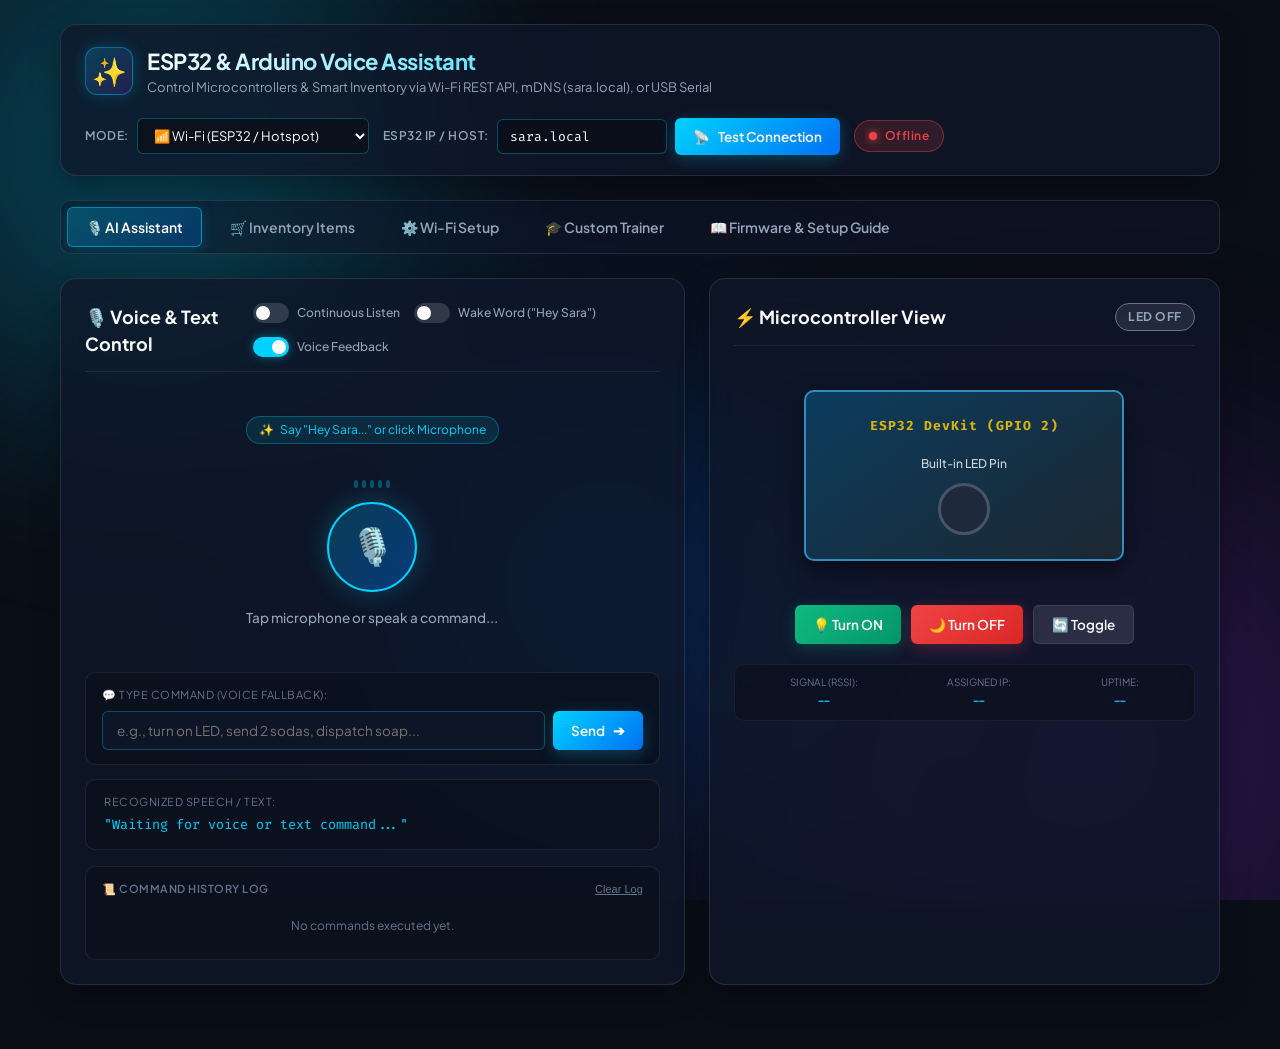
<file: index.html>
<!DOCTYPE html>
<html lang="en">
<head>
  <meta charset="UTF-8">
  <meta name="viewport" content="width=device-width, initial-scale=1.0">
  <title>ESP32 & Arduino AI Voice Assistant</title>
  <link rel="stylesheet" href="styles.css">
  <link rel="preconnect" href="https://fonts.googleapis.com">
  <link rel="preconnect" href="https://fonts.gstatic.com" crossorigin>
  <link href="https://fonts.googleapis.com/css2?family=Fira+Code:wght@400;500;600;700&family=Plus+Jakarta+Sans:wght@300;400;500;600;700;800&display=swap" rel="stylesheet">
</head>
<body>
  <!-- Animated Ambient Background -->
  <div class="app-background">
    <div class="bg-glow blob-1"></div>
    <div class="bg-glow blob-2"></div>
    <div class="bg-glow blob-3"></div>
  </div>

  <div class="app-container">
    <!-- Header Bar -->
    <header class="app-header">
      <div class="brand">
        <div class="logo-icon">✨</div>
        <div>
          <h1>ESP32 & Arduino Voice Assistant</h1>
          <p class="subtitle">Control Microcontrollers & Smart Inventory via Wi-Fi REST API, mDNS (sara.local), or USB Serial</p>
        </div>
      </div>

      <!-- Connection Mode & Status Bar -->
      <div class="connection-bar">
        <div class="control-mode-selector">
          <label for="connectionMode">Mode:</label>
          <select id="connectionMode" class="custom-select">
            <option value="wifi" selected>📶 Wi-Fi (ESP32 / Hotspot)</option>
            <option value="serial">🔌 USB Serial (Arduino / ESP32)</option>
          </select>
        </div>

        <!-- Wi-Fi Controls -->
        <div id="wifiControls" class="ip-selector">
          <label for="espIp">ESP32 IP / Host:</label>
          <input type="text" id="espIp" value="sara.local" placeholder="e.g. sara.local or 192.168.4.1">
          <button id="connectBtn" class="btn btn-primary">
            <span class="btn-icon">📡</span>
            <span class="btn-text">Test Connection</span>
          </button>
        </div>

        <!-- USB Serial Controls -->
        <div id="serialControls" class="serial-btn-container" style="display: none;">
          <select id="baudRateSelect" class="custom-select" style="width: 110px;">
            <option value="115200" selected>115200 Baud</option>
            <option value="9600">9600 Baud</option>
          </select>
          <button id="serialConnectBtn" class="btn btn-primary">
            <span class="btn-icon">🔌</span>
            <span class="btn-text">Connect USB</span>
          </button>
        </div>

        <!-- Connection Status Badge -->
        <div id="connectionStatusBadge" class="status-badge disconnected">
          <span class="status-dot"></span>
          <span id="statusBadgeText" class="status-text">Offline</span>
        </div>
      </div>
    </header>

    <!-- Navigation Tabs -->
    <nav class="nav-tabs">
      <button class="tab-btn active" data-tab="assistant">🎙️ AI Assistant</button>
      <button class="tab-btn" data-tab="inventory">🛒 Inventory Items</button>
      <button class="tab-btn" data-tab="wifi-setup">⚙️ Wi-Fi Setup</button>
      <button class="tab-btn" data-tab="trainer">🎓 Custom Trainer</button>
      <button class="tab-btn" data-tab="guide">📖 Firmware & Setup Guide</button>
    </nav>

    <!-- Main Content -->
    <main class="main-content">

      <!-- TAB 1: AI Assistant -->
      <section id="tab-assistant" class="tab-content active">
        <div class="dashboard-grid">
          <!-- Voice Control Card -->
          <div class="card glass-card voice-card">
            <div class="card-header">
              <h2>🎙️ Voice & Text Control</h2>
              <div class="header-toggles">
                <label class="toggle-switch" title="Keep microphone active continuously">
                  <input type="checkbox" id="continuousListenToggle">
                  <span class="slider"></span>
                  <span class="toggle-label">Continuous Listen</span>
                </label>
                <label class="toggle-switch">
                  <input type="checkbox" id="wakeWordToggle">
                  <span class="slider"></span>
                  <span class="toggle-label">Wake Word ("Hey Sara")</span>
                </label>
                <label class="toggle-switch">
                  <input type="checkbox" id="ttsToggle" checked>
                  <span class="slider"></span>
                  <span class="toggle-label">Voice Feedback</span>
                </label>
              </div>
            </div>

            <div class="voice-center">
              <div id="wakeBadge" class="wake-badge">
                <span class="wake-icon">✨</span>
                <span class="wake-text">Say "Hey Sara..." or click Microphone</span>
              </div>

              <!-- Animated Soundwave Visualizer -->
              <div id="soundwave" class="soundwave-container">
                <div class="bar"></div>
                <div class="bar"></div>
                <div class="bar"></div>
                <div class="bar"></div>
                <div class="bar"></div>
              </div>

              <button id="micBtn" class="mic-button" title="Click to start/stop voice listening">
                <div class="mic-icon">🎙️</div>
              </button>
              <div id="voiceStatus" class="voice-status">Tap microphone or speak a command...</div>
            </div>

            <!-- Text Command Fallback Input -->
            <div class="text-command-box">
              <label for="commandTextInput" class="text-command-label">💬 Type Command (Voice Fallback):</label>
              <div class="input-group">
                <input type="text" id="commandTextInput" placeholder="e.g., turn on LED, send 2 sodas, dispatch soap..." autocomplete="off">
                <button id="sendTextCommandBtn" class="btn btn-primary">
                  <span>Send</span> ➔
                </button>
              </div>
            </div>

            <div class="transcript-box">
              <span class="transcript-label">Recognized Speech / Text:</span>
              <p id="speechTranscript" class="transcript-text">"Waiting for voice or text command..."</p>
            </div>

            <!-- Voice Command History Log -->
            <div class="history-box">
              <div class="history-header">
                <span class="history-label">📜 Command History Log</span>
                <button id="clearHistoryBtn" class="btn-text-link">Clear Log</button>
              </div>
              <div id="voiceHistoryList" class="history-list">
                <div class="history-empty">No commands executed yet.</div>
              </div>
            </div>
          </div>

          <!-- Microcontroller Hardware View -->
          <div class="card glass-card hardware-card">
            <div class="card-header">
              <h2>⚡ Microcontroller View</h2>
              <div id="ledStateTag" class="led-tag off">LED OFF</div>
            </div>
            <div class="hardware-visual">
              <div class="arduino-board">
                <div class="board-label" id="boardLabel">ESP32 DevKit (GPIO 2)</div>
                <div class="led-container">
                  <div class="pin-label">Built-in LED Pin</div>
                  <div id="visualLed" class="virtual-led off">
                    <div class="led-glow"></div>
                  </div>
                </div>
              </div>
            </div>

            <!-- Manual Control Buttons -->
            <div class="manual-controls">
              <div class="btn-group">
                <button id="btnLedOn" class="btn btn-success">💡 Turn ON</button>
                <button id="btnLedOff" class="btn btn-danger">🌙 Turn OFF</button>
                <button id="btnLedToggle" class="btn btn-secondary">🔄 Toggle</button>
              </div>
            </div>

            <!-- Hardware Telemetry info -->
            <div class="telemetry-box" id="telemetryBox">
              <div class="telemetry-item">
                <span class="telemetry-label">Signal (RSSI):</span>
                <span id="telemetryRssi" class="telemetry-val">--</span>
              </div>
              <div class="telemetry-item">
                <span class="telemetry-label">Assigned IP:</span>
                <span id="telemetryIp" class="telemetry-val">--</span>
              </div>
              <div class="telemetry-item">
                <span class="telemetry-label">Uptime:</span>
                <span id="telemetryUptime" class="telemetry-val">--</span>
              </div>
            </div>
          </div>
        </div>
      </section>

      <!-- TAB 2: Smart Inventory Items (4 Sections) -->
      <section id="tab-inventory" class="tab-content">
        <!-- Add Item Form Card -->
        <div class="card glass-card" style="margin-bottom: 24px;">
          <div class="card-header">
            <h2>➕ Add Custom Item & Print to Serial Monitor</h2>
          </div>
          <p class="subtitle" style="margin-bottom: 20px;">
            Select a category (Drinks, Soap, Vegies, Staple Meal), enter item name and quantity, then click Add & Print. The item details will be transmitted and printed directly on the Serial Monitor!
          </p>

          <form id="addItemForm" class="inventory-form">
            <div class="form-row">
              <div class="form-group flex-1">
                <label for="itemCategory">Category:</label>
                <select id="itemCategory" class="custom-select" required>
                  <option value="Drinks">🥤 Drinks</option>
                  <option value="Soap">🧼 Soap</option>
                  <option value="Vegies">🥦 Vegies</option>
                  <option value="Staple Meal">🍚 Staple Meal</option>
                </select>
              </div>

              <div class="form-group flex-2">
                <label for="itemName">Item Name:</label>
                <input type="text" id="itemName" placeholder="e.g. Orange Juice, Hand Wash, Tomato, Basmati Rice" required>
              </div>

              <div class="form-group flex-1">
                <label for="itemQuantity">Quantity:</label>
                <input type="text" id="itemQuantity" placeholder="e.g. 2 Bottles, 5 kg, 3 Bars" required>
              </div>
            </div>

            <button type="submit" id="addItemBtn" class="btn btn-primary" style="width: 100%; margin-top: 10px;">
              🚀 Add Item & Print to Serial Monitor
            </button>
          </form>
          <div id="inventoryToast"></div>
        </div>

        <!-- 4 Categorized Inventory Grid -->
        <div class="inventory-grid">
          
          <!-- Category 1: Drinks -->
          <div class="card glass-card category-card drinks-theme">
            <div class="category-header">
              <div class="category-title">
                <span class="category-icon">🥤</span>
                <h3>Drinks</h3>
              </div>
              <span id="drinksCountBadge" class="count-badge">0 Items</span>
            </div>
            <div id="drinksList" class="item-list">
              <!-- Dynamically populated -->
            </div>
          </div>

          <!-- Category 2: Soap -->
          <div class="card glass-card category-card soap-theme">
            <div class="category-header">
              <div class="category-title">
                <span class="category-icon">🧼</span>
                <h3>Soap</h3>
              </div>
              <span id="soapCountBadge" class="count-badge">0 Items</span>
            </div>
            <div id="soapList" class="item-list">
              <!-- Dynamically populated -->
            </div>
          </div>

          <!-- Category 3: Vegies -->
          <div class="card glass-card category-card vegies-theme">
            <div class="category-header">
              <div class="category-title">
                <span class="category-icon">🥦</span>
                <h3>Vegies</h3>
              </div>
              <span id="vegiesCountBadge" class="count-badge">0 Items</span>
            </div>
            <div id="vegiesList" class="item-list">
              <!-- Dynamically populated -->
            </div>
          </div>

          <!-- Category 4: Staple Meal -->
          <div class="card glass-card category-card staple-theme">
            <div class="category-header">
              <div class="category-title">
                <span class="category-icon">🍚</span>
                <h3>Staple Meal</h3>
              </div>
              <span id="stapleCountBadge" class="count-badge">0 Items</span>
            </div>
            <div id="stapleList" class="item-list">
              <!-- Dynamically populated -->
            </div>
          </div>

        </div>
      </section>

      <!-- TAB 3: Wi-Fi Setup -->
      <section id="tab-wifi-setup" class="tab-content">
        <div class="card glass-card">
          <div class="card-header">
            <h2>⚙️ Configure ESP32 Wi-Fi Credentials</h2>
            <button id="rebootEsp32Btn" class="btn btn-secondary btn-sm" title="Reboot ESP32 hardware cleanly">
              🔄 Reboot Device
            </button>
          </div>
          <p class="subtitle" style="margin-bottom: 20px;">
            Send your Home Wi-Fi or Mobile Hotspot credentials directly to your ESP32 board over Wi-Fi or USB Serial.
            The board will save credentials to non-volatile flash storage and reboot cleanly.
          </p>

          <form id="wifiSetupForm">
            <div class="form-group">
              <label for="wifiSsid">Wi-Fi / Hotspot Network Name (SSID):</label>
              <input type="text" id="wifiSsid" placeholder="e.g. Home_WiFi or MyPhoneHotspot" required>
            </div>

            <div class="form-group">
              <label for="wifiPassword">Wi-Fi / Hotspot Password:</label>
              <input type="password" id="wifiPassword" placeholder="Password (leave empty if open network)">
            </div>

            <button type="submit" id="wifiSubmitBtn" class="btn btn-primary" style="width: 100%; margin-top: 10px;">
              📶 Save Credentials & Reboot ESP32
            </button>
          </form>

          <div id="wifiStatusMsg"></div>

          <div class="info-alert">
            <strong>Step-by-Step Wireless Setup & Auto-Reboot:</strong>
            <div class="guide-steps" style="margin-top: 12px;">
              <div class="step-card">
                <div class="step-num">1</div>
                <div class="step-content">
                  <strong>Power on ESP32</strong>
                  <p>Flash the updated ESP32 firmware from the Firmware Guide tab and power on your board.</p>
                </div>
              </div>
              <div class="step-card">
                <div class="step-num">2</div>
                <div class="step-content">
                  <strong>Connect to Access Point</strong>
                  <p>Connect your computer or phone to Wi-Fi: <code>ESP32_Sara_Setup</code> (Password: <code>12345678</code>).</p>
                </div>
              </div>
              <div class="step-card">
                <div class="step-num">3</div>
                <div class="step-content">
                  <strong>Send Credentials & Auto Reboot</strong>
                  <p>Set IP address to <code>192.168.4.1</code>, click <strong>Test Connection</strong>, enter your SSID/Password above, and submit. The board will reboot and register as <code>http://sara.local</code> on your Wi-Fi!</p>
                </div>
              </div>
            </div>
          </div>
        </div>
      </section>

      <!-- TAB 4: Custom Voice Trainer -->
      <section id="tab-trainer" class="tab-content">
        <div class="card glass-card">
          <div class="card-header">
            <h2>🎓 Custom Voice Command Trainer</h2>
          </div>
          <p class="subtitle" style="margin-bottom: 20px;">
            Add custom phrases and trigger actions (stored locally in your browser).
          </p>

          <form id="trainerForm">
            <div class="form-group">
              <label for="customPhrase">Spoken Phrase (Keyword or Trigger):</label>
              <input type="text" id="customPhrase" placeholder="e.g. ignite the lights, turn on matrix, night mode" required>
            </div>

            <div class="form-group">
              <label for="customAction">Trigger Action:</label>
              <select id="customAction">
                <option value="ON">💡 Turn LED ON</option>
                <option value="OFF">🌙 Turn LED OFF</option>
                <option value="TOGGLE">🔄 Toggle LED State</option>
              </select>
            </div>

            <button type="submit" id="addPhraseBtn" class="btn btn-primary">
              ➕ Add Command Rule
            </button>
          </form>

          <div id="trainerToast"></div>

          <div style="margin-top: 30px;">
            <h3 style="font-size: 16px; margin-bottom: 14px;">Active Voice Rules:</h3>
            <div id="phraseList">
              <!-- Dynamically populated via app.js -->
            </div>
          </div>
        </div>
      </section>

      <!-- TAB 5: Firmware & Setup Guide -->
      <section id="tab-guide" class="tab-content">
        <div class="setup-guide-container">
          <!-- ESP32 Instructions & Firmware Code -->
          <div class="card glass-card">
            <div class="card-header">
              <h2>📖 ESP32 DevKit Firmware (with Item Dispatch & Serial Monitor Printing)</h2>
            </div>
            
            <div class="guide-steps">
              <div class="step-card">
                <div class="step-num">1</div>
                <div class="step-content">
                  <strong>ESP32 Hardware Wiring</strong>
                  <p>Built-in LED is on <strong>GPIO 2</strong>. Connect an external LED with a 220Ω resistor between <strong>GPIO 2</strong> and <strong>GND</strong>.</p>
                </div>
              </div>

              <div class="step-card">
                <div class="step-num">2</div>
                <div class="step-content">
                  <strong>Flash Code via Arduino IDE</strong>
                  <p>In Arduino IDE, select <code>ESP32 Dev Module</code>, set Baud to <code>115200</code>, copy the code below, and click <strong>Upload</strong>. Open Serial Monitor (115200) to see connection logs and item dispatches.</p>
                </div>
              </div>
            </div>

            <div class="code-card">
              <div class="code-header">
                <span>📄 esp32_voice_assistant.ino</span>
                <button id="copyEsp32CodeBtn" class="btn btn-sm btn-primary">📋 Copy ESP32 Code</button>
              </div>
              <pre class="code-block"><code id="esp32CodeBlock">/*
  ========================================================================
  ESP32 AI Voice Assistant & Smart Inventory Firmware
  Features:
    - Serial Monitor Item Printer (Category, Item Name, Quantity)
    - /item REST Endpoint & ITEM: Category,Name,Qty Serial Command
    - Non-Volatile Preferences storage for Wi-Fi SSID & Password
    - Automatic ESP.restart() after credential updates
    - mDNS support: Access via http://sara.local
    - Dual SoftAP + Station WiFi Mode
  ========================================================================
*/
#include &lt;WiFi.h&gt;
#include &lt;WebServer.h&gt;
#include &lt;Preferences.h&gt;
#include &lt;ESPmDNS.h&gt;

#define LED_PIN 2

WebServer server(80);
Preferences preferences;

bool ledState = false;
String wifiSSID = "";
String wifiPASS = "";
unsigned long bootTime = 0;

void setLed(bool state) {
  ledState = state;
  digitalWrite(LED_PIN, ledState ? HIGH : LOW);
}

void sendCORSHeader() {
  server.sendHeader("Access-Control-Allow-Origin", "*");
  server.sendHeader("Access-Control-Allow-Methods", "GET, POST, OPTIONS");
  server.sendHeader("Access-Control-Allow-Headers", "*");
}

void printItemToSerial(String category, String name, String qty) {
  Serial.println("\n==================================================");
  Serial.println("📦 ITEM DISPATCHED TO SERIAL MONITOR");
  Serial.println("   Category : " + category);
  Serial.println("   Item Name: " + name);
  Serial.println("   Quantity : " + qty);
  Serial.println("==================================================\n");
}

void handleStatus() {
  sendCORSHeader();
  unsigned long uptimeSec = (millis() - bootTime) / 1000;
  int rssi = WiFi.status() == WL_CONNECTED ? WiFi.RSSI() : 0;
  String ipStr = WiFi.status() == WL_CONNECTED ? WiFi.localIP().toString() : WiFi.softAPIP().toString();

  String json = "{";
  json += "\"status\":\"online\",";
  json += "\"led\":" + String(ledState ? 1 : 0) + ",";
  json += "\"wifi_connected\":" + String(WiFi.status() == WL_CONNECTED ? "true" : "false") + ",";
  json += "\"ip\":\"" + ipStr + "\",";
  json += "\"rssi\":" + String(rssi) + ",";
  json += "\"uptime\":" + String(uptimeSec);
  json += "}";

  server.send(200, "application/json", json);
}

void handleLedOn() {
  setLed(true);
  handleStatus();
}

void handleLedOff() {
  setLed(false);
  handleStatus();
}

void handleLedToggle() {
  setLed(!ledState);
  handleStatus();
}

void handleItem() {
  sendCORSHeader();
  String category = server.hasArg("cat") ? server.arg("cat") : "General";
  String name = server.hasArg("name") ? server.arg("name") : "Unknown Item";
  String qty = server.hasArg("qty") ? server.arg("qty") : "1";

  printItemToSerial(category, name, qty);

  String json = "{\"status\":\"printed\",\"category\":\"" + category + "\",\"name\":\"" + name + "\",\"qty\":\"" + qty + "\"}";
  server.send(200, "application/json", json);
}

void handleReboot() {
  sendCORSHeader();
  server.send(200, "application/json", "{\"status\":\"rebooting\",\"message\":\"ESP32 is restarting...\"}");
  delay(1000);
  ESP.restart();
}

void handleWifiSave() {
  sendCORSHeader();
  if (server.hasArg("ssid")) {
    wifiSSID = server.arg("ssid");
    wifiPASS = server.hasArg("pass") ? server.arg("pass") : "";

    preferences.begin("wifi_config", false);
    preferences.putString("ssid", wifiSSID);
    preferences.putString("pass", wifiPASS);
    preferences.end();

    server.send(200, "application/json", "{\"status\":\"saved\",\"message\":\"Credentials saved! ESP32 is restarting...\"}");
    
    Serial.println("Wi-Fi Credentials Saved. Restarting ESP32...");
    delay(1500);
    ESP.restart();
  } else {
    server.send(400, "application/json", "{\"error\":\"Missing ssid parameter\"}");
  }
}

void setup() {
  Serial.begin(115200);
  pinMode(LED_PIN, OUTPUT);
  digitalWrite(LED_PIN, LOW);
  bootTime = millis();

  preferences.begin("wifi_config", true);
  wifiSSID = preferences.getString("ssid", "");
  wifiPASS = preferences.getString("pass", "");
  preferences.end();

  WiFi.mode(WIFI_AP_STA);
  WiFi.softAP("ESP32_Sara_Setup", "12345678");
  Serial.println("------------------------------------------");
  Serial.println("SoftAP Started: ESP32_Sara_Setup (Pass: 12345678)");
  Serial.println("AP IP address: " + WiFi.softAPIP().toString());

  if (wifiSSID.length() &gt; 0) {
    Serial.println("Connecting to Wi-Fi SSID: " + wifiSSID);
    WiFi.begin(wifiSSID.c_str(), wifiPASS.c_str());

    int attempts = 0;
    while (WiFi.status() != WL_CONNECTED &amp;&amp; attempts &lt; 20) {
      delay(500);
      Serial.print(".");
      attempts++;
    }

    if (WiFi.status() == WL_CONNECTED) {
      Serial.println("\n✅ Wi-Fi Connected!");
      Serial.println("Station IP: " + WiFi.localIP().toString());
    } else {
      Serial.println("\n⚠️ Wi-Fi connection timed out. SoftAP remains active.");
    }
  }

  if (MDNS.begin("sara")) {
    Serial.println("✨ mDNS responder started: http://sara.local");
  }

  server.on("/status", HTTP_GET, handleStatus);
  server.on("/led/on", HTTP_GET, handleLedOn);
  server.on("/led/off", HTTP_GET, handleLedOff);
  server.on("/led/toggle", HTTP_GET, handleLedToggle);
  server.on("/item", HTTP_GET, handleItem);
  server.on("/wifi/save", HTTP_GET, handleWifiSave);
  server.on("/reboot", HTTP_GET, handleReboot);

  server.onNotFound([]() {
    if (server.method() == HTTP_OPTIONS) {
      sendCORSHeader();
      server.send(204);
    } else {
      server.send(404, "text/plain", "Not found");
    }
  });

  server.begin();
  Serial.println("🚀 HTTP Web Server Started.");
  Serial.println("------------------------------------------");
}

void loop() {
  server.handleClient();

  if (Serial.available() &gt; 0) {
    String cmd = Serial.readStringUntil('\n');
    cmd.trim();

    if (cmd.equalsIgnoreCase("LED_ON") || cmd.equalsIgnoreCase("ON") || cmd == "1") {
      setLed(true);
      Serial.println("STATUS:ON");
    } else if (cmd.equalsIgnoreCase("LED_OFF") || cmd.equalsIgnoreCase("OFF") || cmd == "0") {
      setLed(false);
      Serial.println("STATUS:OFF");
    } else if (cmd.equalsIgnoreCase("LED_TOGGLE") || cmd.equalsIgnoreCase("TOGGLE")) {
      setLed(!ledState);
      Serial.println(ledState ? "STATUS:ON" : "STATUS:OFF");
    } else if (cmd.startsWith("ITEM:")) {
      // Format: ITEM:Category,Name,Quantity
      String data = cmd.substring(5);
      int c1 = data.indexOf(',');
      int c2 = data.indexOf(',', c1 + 1);
      if (c1 &gt; 0) {
        String cat = data.substring(0, c1);
        String name = (c2 &gt; 0) ? data.substring(c1 + 1, c2) : data.substring(c1 + 1);
        String qty = (c2 &gt; 0) ? data.substring(c2 + 1) : "1";
        printItemToSerial(cat, name, qty);
      }
    } else if (cmd.equalsIgnoreCase("REBOOT")) {
      Serial.println("Rebooting ESP32...");
      delay(500);
      ESP.restart();
    }
  }
}</code></pre>
            </div>
          </div>

          <!-- Arduino Uno Instructions & Firmware Code -->
          <div class="card glass-card">
            <div class="card-header">
              <h2>🔌 Arduino Uno / Nano USB Serial Firmware</h2>
            </div>
            
            <p style="color: var(--text-muted); font-size: 14px; margin-bottom: 15px;">
              Arduino sketch updated with <code>ITEM:Category,Name,Quantity</code> serial monitor print handler.
            </p>

            <div class="code-card">
              <div class="code-header">
                <span>📄 arduino_led_control.ino</span>
                <button id="copyArduinoCodeBtn" class="btn btn-sm btn-primary">📋 Copy Arduino Code</button>
              </div>
              <pre class="code-block"><code id="arduinoCodeBlock">/*
  Arduino Uno / Nano AI Voice Assistant & Item Dispatch Sketch
*/
const int LED_PIN = LED_BUILTIN;
bool ledState = false;

void printItemToSerial(String category, String name, String qty) {
  Serial.println(F("\n=================================================="));
  Serial.println(F("📦 ITEM DISPATCHED TO SERIAL MONITOR"));
  Serial.print(F("   Category : ")); Serial.println(category);
  Serial.print(F("   Item Name: ")); Serial.println(name);
  Serial.print(F("   Quantity : ")); Serial.println(qty);
  Serial.println(F("==================================================\n"));
}

void setup() {
  Serial.begin(115200);
  pinMode(LED_PIN, OUTPUT);
  digitalWrite(LED_PIN, LOW);
  Serial.println("ARDUINO VOICE & ITEM DISPATCH CONTROL READY");
  Serial.println("STATUS:OFF");
}

void loop() {
  if (Serial.available() &gt; 0) {
    String input = Serial.readStringUntil('\n');
    input.trim();

    if (input == "1" || input.equalsIgnoreCase("ON") || input.equalsIgnoreCase("LED_ON")) {
      setLedState(true);
    } else if (input == "0" || input.equalsIgnoreCase("OFF") || input.equalsIgnoreCase("LED_OFF")) {
      setLedState(false);
    } else if (input.equalsIgnoreCase("TOGGLE") || input.equalsIgnoreCase("LED_TOGGLE")) {
      setLedState(!ledState);
    } else if (input.startsWith("ITEM:")) {
      String data = input.substring(5);
      int c1 = data.indexOf(',');
      int c2 = data.indexOf(',', c1 + 1);
      if (c1 &gt; 0) {
        String cat = data.substring(0, c1);
        String name = (c2 &gt; 0) ? data.substring(c1 + 1, c2) : data.substring(c1 + 1);
        String qty = (c2 &gt; 0) ? data.substring(c2 + 1) : "1";
        printItemToSerial(cat, name, qty);
      }
    }
  }
}

void setLedState(bool state) {
  ledState = state;
  digitalWrite(LED_PIN, ledState ? HIGH : LOW);
  Serial.println(ledState ? "STATUS:ON" : "STATUS:OFF");
}</code></pre>
            </div>
          </div>
        </div>
      </section>

    </main>
  </div>

  <script src="app.js"></script>
</body>
</html>
</file>
<file: styles.css>
/* ==========================================================================
   ESP32 / Arduino AI Voice Assistant & Smart Inventory Theme
   ========================================================================== */

:root {
  --bg-dark: #0a0e17;
  --card-bg: rgba(15, 23, 42, 0.75);
  --card-border: rgba(255, 255, 255, 0.1);
  --glass-glow: rgba(0, 210, 255, 0.15);

  --primary: #00d2ff;
  --primary-hover: #00b4db;
  --primary-glow: rgba(0, 210, 255, 0.4);

  --drinks-color: #00d2ff;
  --soup-color: #a855f7;
  --vegies-color: #10b981;
  --staple-color: #f59e0b;

  --success: #10b981;
  --success-glow: rgba(16, 185, 129, 0.4);
  --danger: #ef4444;
  --danger-glow: rgba(239, 68, 68, 0.4);
  --warning: #f59e0b;

  --text-main: #f8fafc;
  --text-muted: #94a3b8;
  --text-dim: #64748b;

  --font-sans: 'Plus Jakarta Sans', -apple-system, BlinkMacSystemFont, sans-serif;
  --font-mono: 'Fira Code', monospace;

  --radius-lg: 16px;
  --radius-md: 10px;
  --radius-sm: 6px;

  --transition: all 0.25s cubic-bezier(0.4, 0, 0.2, 1);
}

/* --- Base & Reset --- */
* {
  box-sizing: border-box;
  margin: 0;
  padding: 0;
}

body {
  font-family: var(--font-sans);
  background-color: var(--bg-dark);
  color: var(--text-main);
  min-height: 100vh;
  position: relative;
  overflow-x: hidden;
  line-height: 1.5;
}

/* --- Ambient Animated Background --- */
.app-background {
  position: fixed;
  inset: 0;
  z-index: -1;
  overflow: hidden;
  pointer-events: none;
}

.bg-glow {
  position: absolute;
  border-radius: 50%;
  filter: blur(120px);
  opacity: 0.25;
  animation: floatBlob 20s infinite alternate ease-in-out;
}

.blob-1 {
  width: 500px;
  height: 500px;
  background: #00d2ff;
  top: -100px;
  left: -100px;
}

.blob-2 {
  width: 600px;
  height: 600px;
  background: #7928ca;
  bottom: -150px;
  right: -100px;
  animation-delay: -7s;
}

.blob-3 {
  width: 450px;
  height: 450px;
  background: #0070f3;
  top: 40%;
  left: 30%;
  animation-delay: -14s;
}

@keyframes floatBlob {
  0% {
    transform: translate(0, 0) scale(1);
  }

  50% {
    transform: translate(60px, 40px) scale(1.1);
  }

  100% {
    transform: translate(-40px, 80px) scale(0.9);
  }
}

/* --- Layout Container --- */
.app-container {
  max-width: 1200px;
  margin: 0 auto;
  padding: 24px 20px 40px 20px;
}

/* --- Header --- */
.app-header {
  display: flex;
  flex-wrap: wrap;
  align-items: center;
  justify-content: space-between;
  gap: 20px;
  padding: 20px 24px;
  background: var(--card-bg);
  backdrop-filter: blur(16px);
  -webkit-backdrop-filter: blur(16px);
  border: 1px solid var(--card-border);
  border-radius: var(--radius-lg);
  margin-bottom: 24px;
  box-shadow: 0 10px 30px rgba(0, 0, 0, 0.3);
}

.brand {
  display: flex;
  align-items: center;
  gap: 14px;
}

.logo-icon {
  font-size: 28px;
  width: 48px;
  height: 48px;
  border-radius: 12px;
  background: linear-gradient(135deg, rgba(0, 210, 255, 0.2), rgba(121, 40, 202, 0.2));
  border: 1px solid rgba(0, 210, 255, 0.4);
  display: flex;
  align-items: center;
  justify-content: center;
  box-shadow: 0 0 15px rgba(0, 210, 255, 0.2);
}

.brand h1 {
  font-size: 22px;
  font-weight: 700;
  letter-spacing: -0.5px;
  background: linear-gradient(135deg, #ffffff 0%, var(--primary) 100%);
  -webkit-background-clip: text;
  -webkit-text-fill-color: transparent;
}

.subtitle {
  font-size: 13px;
  color: var(--text-muted);
}

/* --- Connection Bar --- */
.connection-bar {
  display: flex;
  align-items: center;
  gap: 14px;
  flex-wrap: wrap;
}

.control-mode-selector,
.ip-selector,
.serial-btn-container {
  display: flex;
  align-items: center;
  gap: 8px;
}

.control-mode-selector label,
.ip-selector label {
  font-size: 12px;
  font-weight: 600;
  color: var(--text-muted);
  text-transform: uppercase;
  letter-spacing: 0.5px;
}

.custom-select,
.ip-selector input {
  background: rgba(10, 15, 26, 0.8);
  border: 1px solid rgba(0, 210, 255, 0.3);
  color: #fff;
  padding: 8px 12px;
  border-radius: var(--radius-sm);
  font-family: var(--font-sans);
  font-size: 13px;
  outline: none;
  transition: var(--transition);
}

.ip-selector input {
  font-family: var(--font-mono);
  width: 170px;
}

.custom-select:focus,
.custom-select:hover,
.ip-selector input:focus {
  border-color: var(--primary);
  box-shadow: 0 0 10px var(--primary-glow);
}

.custom-select option {
  background: #0f172a;
  color: #fff;
}

/* Status Badge */
.status-badge {
  display: inline-flex;
  align-items: center;
  gap: 8px;
  padding: 6px 14px;
  border-radius: 20px;
  font-size: 12px;
  font-weight: 600;
  letter-spacing: 0.5px;
  transition: var(--transition);
}

.status-dot {
  width: 8px;
  height: 8px;
  border-radius: 50%;
}

.status-badge.connected {
  background: rgba(16, 185, 129, 0.15);
  border: 1px solid rgba(16, 185, 129, 0.4);
  color: var(--success);
}

.status-badge.connected .status-dot {
  background: var(--success);
  box-shadow: 0 0 10px var(--success);
}

.status-badge.disconnected {
  background: rgba(239, 68, 68, 0.15);
  border: 1px solid rgba(239, 68, 68, 0.4);
  color: var(--danger);
}

.status-badge.disconnected .status-dot {
  background: var(--danger);
  box-shadow: 0 0 8px var(--danger);
}

/* --- Navigation Tabs --- */
.nav-tabs {
  display: flex;
  gap: 10px;
  margin-bottom: 24px;
  background: rgba(15, 23, 42, 0.5);
  padding: 6px;
  border-radius: var(--radius-md);
  border: 1px solid var(--card-border);
  overflow-x: auto;
}

.tab-btn {
  background: transparent;
  border: none;
  color: var(--text-muted);
  padding: 10px 18px;
  font-family: var(--font-sans);
  font-size: 14px;
  font-weight: 600;
  border-radius: var(--radius-sm);
  cursor: pointer;
  transition: var(--transition);
  white-space: nowrap;
  display: flex;
  align-items: center;
  gap: 8px;
}

.tab-btn:hover {
  color: var(--text-main);
  background: rgba(255, 255, 255, 0.05);
}

.tab-btn.active {
  color: #fff;
  background: linear-gradient(135deg, rgba(0, 210, 255, 0.25), rgba(0, 112, 243, 0.25));
  border: 1px solid rgba(0, 210, 255, 0.5);
  box-shadow: 0 4px 15px rgba(0, 210, 255, 0.15);
}

/* --- Main Content Grid --- */
.tab-content {
  display: none;
  opacity: 0;
  transform: translateY(10px);
  transition: opacity 0.3s ease, transform 0.3s ease;
}

.tab-content.active {
  display: block;
  opacity: 1;
  transform: translateY(0);
}

.dashboard-grid {
  display: grid;
  grid-template-columns: 1.1fr 0.9fr;
  gap: 24px;
}

@media (max-width: 900px) {
  .dashboard-grid {
    grid-template-columns: 1fr;
  }
}

/* --- Glass Cards --- */
.card {
  background: var(--card-bg);
  backdrop-filter: blur(16px);
  -webkit-backdrop-filter: blur(16px);
  border: 1px solid var(--card-border);
  border-radius: var(--radius-lg);
  padding: 24px;
  box-shadow: 0 10px 30px rgba(0, 0, 0, 0.3);
  margin-bottom: 24px;
}

.card-header {
  display: flex;
  justify-content: space-between;
  align-items: center;
  margin-bottom: 20px;
  padding-bottom: 14px;
  border-bottom: 1px solid rgba(255, 255, 255, 0.08);
}

.card-header h2 {
  font-size: 18px;
  font-weight: 700;
  display: flex;
  align-items: center;
  gap: 10px;
  color: var(--text-main);
}

.header-toggles {
  display: flex;
  align-items: center;
  gap: 14px;
  flex-wrap: wrap;
}

/* --- Toggle Switches --- */
.toggle-switch {
  display: inline-flex;
  align-items: center;
  gap: 8px;
  cursor: pointer;
  user-select: none;
}

.toggle-switch input {
  display: none;
}

.toggle-switch .slider {
  width: 36px;
  height: 20px;
  background: rgba(255, 255, 255, 0.15);
  border-radius: 20px;
  position: relative;
  transition: var(--transition);
}

.toggle-switch .slider::before {
  content: '';
  position: absolute;
  width: 14px;
  height: 14px;
  border-radius: 50%;
  background: #fff;
  top: 3px;
  left: 3px;
  transition: var(--transition);
}

.toggle-switch input:checked+.slider {
  background: var(--primary);
  box-shadow: 0 0 10px var(--primary-glow);
}

.toggle-switch input:checked+.slider::before {
  transform: translateX(16px);
}

.toggle-label {
  font-size: 12px;
  color: var(--text-muted);
  font-weight: 500;
}

/* --- Voice Control Center --- */
.voice-center {
  display: flex;
  flex-direction: column;
  align-items: center;
  justify-content: center;
  padding: 24px 10px;
  text-align: center;
}

.wake-badge {
  display: inline-flex;
  align-items: center;
  gap: 6px;
  background: rgba(0, 210, 255, 0.1);
  border: 1px solid rgba(0, 210, 255, 0.3);
  padding: 4px 12px;
  border-radius: 20px;
  font-size: 12px;
  color: var(--primary);
  margin-bottom: 16px;
}

/* Soundwave Equalizer Animation */
.soundwave-container {
  display: flex;
  align-items: flex-end;
  justify-content: center;
  gap: 4px;
  height: 28px;
  margin-bottom: 14px;
  opacity: 0.3;
  transition: var(--transition);
}

.soundwave-container.active {
  opacity: 1;
}

.soundwave-container .bar {
  width: 4px;
  height: 8px;
  background: var(--primary);
  border-radius: 4px;
  transition: height 0.15s ease;
}

.soundwave-container.active .bar {
  animation: soundwave 1s infinite ease-in-out alternate;
}

.soundwave-container.active .bar:nth-child(1) {
  animation-delay: 0.1s;
}

.soundwave-container.active .bar:nth-child(2) {
  animation-delay: 0.3s;
}

.soundwave-container.active .bar:nth-child(3) {
  animation-delay: 0.2s;
}

.soundwave-container.active .bar:nth-child(4) {
  animation-delay: 0.4s;
}

.soundwave-container.active .bar:nth-child(5) {
  animation-delay: 0.15s;
}

@keyframes soundwave {
  0% {
    height: 6px;
    background: var(--primary);
  }

  50% {
    height: 26px;
    background: #38bdf8;
  }

  100% {
    height: 12px;
    background: #818cf8;
  }
}

.mic-button {
  width: 90px;
  height: 90px;
  border-radius: 50%;
  background: linear-gradient(135deg, rgba(0, 210, 255, 0.2), rgba(0, 112, 243, 0.4));
  border: 2px solid var(--primary);
  color: #fff;
  font-size: 36px;
  cursor: pointer;
  position: relative;
  display: flex;
  align-items: center;
  justify-content: center;
  transition: var(--transition);
  box-shadow: 0 0 25px rgba(0, 210, 255, 0.25);
  margin-bottom: 16px;
}

.mic-button:hover {
  transform: scale(1.05);
  box-shadow: 0 0 35px rgba(0, 210, 255, 0.4);
}

.mic-button.active {
  background: linear-gradient(135deg, #ef4444, #dc2626);
  border-color: #f87171;
  animation: micPulse 1.5s infinite;
}

@keyframes micPulse {
  0% {
    box-shadow: 0 0 0 0 rgba(239, 68, 68, 0.7);
  }

  70% {
    box-shadow: 0 0 0 20px rgba(239, 68, 68, 0);
  }

  100% {
    box-shadow: 0 0 0 0 rgba(239, 68, 68, 0);
  }
}

.voice-status {
  font-size: 13.5px;
  color: var(--text-muted);
  min-height: 24px;
  font-weight: 500;
}

/* Text Command Input Fallback Box */
.text-command-box {
  margin-top: 16px;
  background: rgba(10, 15, 26, 0.6);
  border: 1px solid rgba(255, 255, 255, 0.08);
  padding: 14px 16px;
  border-radius: var(--radius-md);
}

.text-command-label {
  display: block;
  font-size: 11px;
  text-transform: uppercase;
  letter-spacing: 0.5px;
  color: var(--text-dim);
  margin-bottom: 8px;
}

.input-group {
  display: flex;
  gap: 8px;
}

.input-group input {
  flex: 1;
  background: rgba(15, 23, 42, 0.8);
  border: 1px solid rgba(0, 210, 255, 0.3);
  padding: 10px 14px;
  border-radius: var(--radius-sm);
  color: #fff;
  font-family: var(--font-sans);
  font-size: 13.5px;
  outline: none;
  transition: var(--transition);
}

.input-group input:focus {
  border-color: var(--primary);
  box-shadow: 0 0 10px var(--primary-glow);
}

.transcript-box {
  background: rgba(10, 15, 26, 0.6);
  border: 1px solid rgba(255, 255, 255, 0.08);
  padding: 14px 18px;
  border-radius: var(--radius-md);
  margin-top: 14px;
}

.transcript-label {
  display: block;
  font-size: 11px;
  text-transform: uppercase;
  letter-spacing: 0.5px;
  color: var(--text-dim);
  margin-bottom: 4px;
}

.transcript-text {
  font-family: var(--font-mono);
  font-size: 13.5px;
  color: var(--primary);
}

/* History Box */
.history-box {
  margin-top: 16px;
  background: rgba(10, 15, 26, 0.6);
  border: 1px solid rgba(255, 255, 255, 0.08);
  padding: 14px 16px;
  border-radius: var(--radius-md);
}

.history-header {
  display: flex;
  justify-content: space-between;
  align-items: center;
  margin-bottom: 10px;
}

.history-label {
  font-size: 11px;
  text-transform: uppercase;
  letter-spacing: 0.5px;
  color: var(--text-dim);
  font-weight: 600;
}

.btn-text-link {
  background: none;
  border: none;
  color: var(--text-dim);
  font-size: 11px;
  cursor: pointer;
  text-decoration: underline;
}

.btn-text-link:hover {
  color: var(--danger);
}

.history-list {
  max-height: 140px;
  overflow-y: auto;
  display: flex;
  flex-direction: column;
  gap: 6px;
}

.history-item {
  display: flex;
  justify-content: space-between;
  align-items: center;
  background: rgba(15, 23, 42, 0.8);
  padding: 6px 12px;
  border-radius: var(--radius-sm);
  font-size: 12px;
  border: 1px solid rgba(255, 255, 255, 0.04);
}

.history-cmd {
  font-family: var(--font-mono);
  color: var(--text-main);
}

.history-time {
  font-size: 10px;
  color: var(--text-dim);
}

.history-badge {
  font-size: 10px;
  font-weight: 700;
  padding: 2px 6px;
  border-radius: 4px;
  text-transform: uppercase;
}

.history-empty {
  font-size: 12px;
  color: var(--text-dim);
  text-align: center;
  padding: 10px;
}

/* --- Hardware View --- */
.led-tag {
  padding: 4px 12px;
  border-radius: 20px;
  font-size: 12px;
  font-weight: 700;
  letter-spacing: 0.5px;
}

.led-tag.on {
  background: rgba(16, 185, 129, 0.2);
  color: var(--success);
  border: 1px solid var(--success);
  box-shadow: 0 0 10px var(--success-glow);
}

.led-tag.off {
  background: rgba(148, 163, 184, 0.15);
  color: var(--text-muted);
  border: 1px solid var(--text-dim);
}

.hardware-visual {
  display: flex;
  justify-content: center;
  padding: 24px 10px;
}

.arduino-board {
  width: 100%;
  max-width: 320px;
  background: linear-gradient(145deg, #0b3c5d, #1d2731);
  border: 2px solid #328cc1;
  border-radius: var(--radius-md);
  padding: 24px;
  position: relative;
  box-shadow: 0 10px 25px rgba(0, 0, 0, 0.5);
  text-align: center;
}

.board-label {
  font-family: var(--font-mono);
  font-size: 13px;
  font-weight: 700;
  color: #d9b310;
  letter-spacing: 1px;
  margin-bottom: 20px;
}

.led-container {
  display: flex;
  flex-direction: column;
  align-items: center;
  gap: 10px;
}

.pin-label {
  font-size: 12px;
  color: #c9d6df;
  font-weight: 500;
}

.virtual-led {
  width: 52px;
  height: 52px;
  border-radius: 50%;
  background: #334155;
  border: 3px solid #64748b;
  position: relative;
  transition: var(--transition);
}

.virtual-led.on {
  background: #10b981;
  border-color: #34d399;
  box-shadow: 0 0 35px #10b981, inset 0 0 15px #a7f3d0;
}

.virtual-led.off {
  background: #1e293b;
  border-color: #475569;
}

.manual-controls {
  margin-top: 20px;
}

.btn-group {
  display: flex;
  gap: 10px;
  justify-content: center;
}

.telemetry-box {
  margin-top: 20px;
  display: flex;
  justify-content: space-around;
  background: rgba(10, 15, 26, 0.6);
  padding: 10px;
  border-radius: var(--radius-md);
  border: 1px solid rgba(255, 255, 255, 0.05);
}

.telemetry-item {
  display: flex;
  flex-direction: column;
  align-items: center;
  gap: 2px;
}

.telemetry-label {
  font-size: 10px;
  color: var(--text-dim);
  text-transform: uppercase;
}

.telemetry-val {
  font-family: var(--font-mono);
  font-size: 12px;
  color: var(--primary);
  font-weight: 600;
}

/* ==========================================================================
   SMART INVENTORY & 4 CATEGORY SECTIONS STYLING
   ========================================================================== */

.inventory-form .form-row {
  display: flex;
  gap: 16px;
  flex-wrap: wrap;
}

.flex-1 {
  flex: 1;
  min-width: 160px;
}

.flex-2 {
  flex: 2;
  min-width: 240px;
}

.inventory-grid {
  display: grid;
  grid-template-columns: 1fr 1fr;
  gap: 24px;
}

@media (max-width: 850px) {
  .inventory-grid {
    grid-template-columns: 1fr;
  }
}

.category-card {
  position: relative;
  overflow: hidden;
  transition: var(--transition);
}

.category-card:hover {
  transform: translateY(-3px);
  box-shadow: 0 12px 35px rgba(0, 0, 0, 0.4);
}

.category-header {
  display: flex;
  justify-content: space-between;
  align-items: center;
  padding-bottom: 14px;
  margin-bottom: 16px;
  border-bottom: 1px solid rgba(255, 255, 255, 0.08);
}

.category-title {
  display: flex;
  align-items: center;
  gap: 10px;
}

.category-icon {
  font-size: 24px;
}

.category-title h3 {
  font-size: 18px;
  font-weight: 700;
}

.count-badge {
  font-size: 11px;
  font-weight: 700;
  padding: 3px 10px;
  border-radius: 20px;
  text-transform: uppercase;
  letter-spacing: 0.5px;
}

/* Category Specific Themes */
.drinks-theme {
  border-top: 3px solid var(--drinks-color);
}

.drinks-theme .category-title h3 {
  color: var(--drinks-color);
}

.drinks-theme .count-badge {
  background: rgba(0, 210, 255, 0.15);
  color: var(--drinks-color);
  border: 1px solid rgba(0, 210, 255, 0.3);
}

.soap-theme {
  border-top: 3px solid var(--soap-color);
}

.soap-theme .category-title h3 {
  color: var(--soap-color);
}

.soap-theme .count-badge {
  background: rgba(168, 85, 247, 0.15);
  color: var(--soap-color);
  border: 1px solid rgba(168, 85, 247, 0.3);
}

.vegies-theme {
  border-top: 3px solid var(--vegies-color);
}

.vegies-theme .category-title h3 {
  color: var(--vegies-color);
}

.vegies-theme .count-badge {
  background: rgba(16, 185, 129, 0.15);
  color: var(--vegies-color);
  border: 1px solid rgba(16, 185, 129, 0.3);
}

.staple-theme {
  border-top: 3px solid var(--staple-color);
}

.staple-theme .category-title h3 {
  color: var(--staple-color);
}

.staple-theme .count-badge {
  background: rgba(245, 158, 11, 0.15);
  color: var(--staple-color);
  border: 1px solid rgba(245, 158, 11, 0.3);
}

.item-list {
  display: flex;
  flex-direction: column;
  gap: 10px;
  min-height: 80px;
}

.item-card {
  display: flex;
  align-items: center;
  justify-content: space-between;
  background: rgba(10, 15, 26, 0.6);
  border: 1px solid rgba(255, 255, 255, 0.08);
  padding: 12px 16px;
  border-radius: var(--radius-md);
  transition: var(--transition);
}

.item-card:hover {
  background: rgba(10, 15, 26, 0.85);
  border-color: rgba(0, 210, 255, 0.3);
}

.item-info {
  display: flex;
  align-items: center;
  gap: 12px;
}

.item-name {
  font-size: 14px;
  font-weight: 600;
  color: var(--text-main);
}

.item-qty-badge {
  font-family: var(--font-mono);
  font-size: 12px;
  font-weight: 600;
  padding: 3px 8px;
  border-radius: 6px;
  background: rgba(255, 255, 255, 0.08);
  color: var(--primary);
  border: 1px solid rgba(0, 210, 255, 0.2);
}

.item-actions {
  display: flex;
  align-items: center;
  gap: 8px;
}

.item-empty {
  font-size: 13px;
  color: var(--text-dim);
  text-align: center;
  padding: 20px;
  background: rgba(10, 15, 26, 0.3);
  border-radius: var(--radius-md);
  border: 1px dashed rgba(255, 255, 255, 0.08);
}

/* --- Button System --- */
.btn {
  display: inline-flex;
  align-items: center;
  justify-content: center;
  gap: 8px;
  padding: 10px 18px;
  font-family: var(--font-sans);
  font-size: 13.5px;
  font-weight: 600;
  border-radius: var(--radius-sm);
  border: none;
  cursor: pointer;
  transition: var(--transition);
  text-decoration: none;
}

.btn-primary {
  background: linear-gradient(135deg, var(--primary), #0070f3);
  color: #fff;
  box-shadow: 0 4px 15px rgba(0, 210, 255, 0.25);
}

.btn-primary:hover {
  transform: translateY(-2px);
  box-shadow: 0 6px 20px rgba(0, 210, 255, 0.4);
}

.btn-success {
  background: linear-gradient(135deg, #10b981, #059669);
  color: #fff;
  box-shadow: 0 4px 15px rgba(16, 185, 129, 0.25);
}

.btn-success:hover {
  transform: translateY(-2px);
  box-shadow: 0 6px 20px rgba(16, 185, 129, 0.4);
}

.btn-danger {
  background: linear-gradient(135deg, #ef4444, #dc2626);
  color: #fff;
  box-shadow: 0 4px 15px rgba(239, 68, 68, 0.25);
}

.btn-danger:hover {
  transform: translateY(-2px);
  box-shadow: 0 6px 20px rgba(239, 68, 68, 0.4);
}

.btn-secondary {
  background: rgba(255, 255, 255, 0.1);
  color: var(--text-main);
  border: 1px solid var(--card-border);
}

.btn-secondary:hover {
  background: rgba(255, 255, 255, 0.2);
}

.btn-sm {
  padding: 6px 12px;
  font-size: 12px;
}

/* --- Form Controls --- */
.form-group {
  margin-bottom: 16px;
}

.form-group label {
  display: block;
  font-size: 12px;
  font-weight: 600;
  text-transform: uppercase;
  color: var(--text-muted);
  margin-bottom: 8px;
  letter-spacing: 0.5px;
}

.form-group input,
.form-group select {
  width: 100%;
  padding: 12px 14px;
  background: rgba(10, 15, 26, 0.7);
  border: 1px solid rgba(255, 255, 255, 0.12);
  border-radius: var(--radius-sm);
  color: #fff;
  font-family: var(--font-sans);
  font-size: 14px;
  outline: none;
  transition: var(--transition);
}

.form-group input:focus,
.form-group select:focus {
  border-color: var(--primary);
  box-shadow: 0 0 10px var(--primary-glow);
}

.form-group select option {
  background: #0f172a;
  color: #fff;
}

/* Toast Messages */
.toast-msg {
  padding: 12px 16px;
  border-radius: var(--radius-sm);
  font-size: 13.5px;
  margin-top: 14px;
  animation: fadeIn 0.3s ease;
}

.toast-success {
  background: rgba(16, 185, 129, 0.2);
  border: 1px solid var(--success);
  color: #34d399;
}

.toast-error {
  background: rgba(239, 68, 68, 0.2);
  border: 1px solid var(--danger);
  color: #f87171;
}

@keyframes fadeIn {
  from {
    opacity: 0;
    transform: translateY(-6px);
  }

  to {
    opacity: 1;
    transform: translateY(0);
  }
}

/* --- Active Voice Rules & Delete Buttons --- */
.rule-item {
  display: flex;
  align-items: center;
  justify-content: space-between;
  padding: 12px 16px;
  background: rgba(10, 15, 26, 0.5);
  border: 1px solid rgba(255, 255, 255, 0.06);
  border-radius: var(--radius-sm);
  margin-bottom: 8px;
  transition: var(--transition);
}

.rule-item:hover {
  border-color: rgba(0, 210, 255, 0.3);
  background: rgba(10, 15, 26, 0.8);
}

.rule-phrases {
  font-weight: 500;
  color: #e2e8f0;
}

.rule-action-badge {
  font-size: 12px;
  font-weight: 700;
  padding: 3px 8px;
  border-radius: 4px;
  text-transform: uppercase;
  margin-left: 10px;
}

.action-on {
  background: rgba(16, 185, 129, 0.2);
  color: #34d399;
  border: 1px solid rgba(16, 185, 129, 0.4);
}

.action-off {
  background: rgba(239, 68, 68, 0.2);
  color: #f87171;
  border: 1px solid rgba(239, 68, 68, 0.4);
}

.action-toggle {
  background: rgba(0, 210, 255, 0.2);
  color: #38bdf8;
  border: 1px solid rgba(0, 210, 255, 0.4);
}

.delete-rule-btn {
  background: transparent;
  border: none;
  color: var(--text-dim);
  cursor: pointer;
  padding: 4px 8px;
  border-radius: 4px;
  font-size: 14px;
  transition: var(--transition);
}

.delete-rule-btn:hover {
  color: var(--danger);
  background: rgba(239, 68, 68, 0.15);
}

/* --- Setup Guide Layout & Step Cards --- */
.setup-guide-container {
  display: flex;
  flex-direction: column;
  gap: 24px;
}

.guide-steps {
  display: flex;
  flex-direction: column;
  gap: 14px;
  margin-top: 16px;
}

.step-card {
  display: flex;
  align-items: flex-start;
  gap: 16px;
  background: rgba(10, 15, 26, 0.6);
  border: 1px solid rgba(255, 255, 255, 0.08);
  padding: 16px 20px;
  border-radius: var(--radius-md);
  transition: var(--transition);
}

.step-card:hover {
  border-color: rgba(0, 210, 255, 0.3);
  background: rgba(10, 15, 26, 0.8);
}

.step-num {
  width: 32px;
  height: 32px;
  border-radius: 50%;
  background: linear-gradient(135deg, var(--primary), #0070f3);
  color: #fff;
  font-weight: 700;
  display: flex;
  align-items: center;
  justify-content: center;
  font-size: 14px;
  flex-shrink: 0;
}

.step-content strong {
  display: block;
  font-size: 15px;
  color: #fff;
  margin-bottom: 4px;
}

.step-content p {
  font-size: 13px;
  color: var(--text-muted);
}

/* --- Code Display Cards --- */
.code-card {
  background: #090d16;
  border: 1px solid rgba(255, 255, 255, 0.1);
  border-radius: var(--radius-md);
  overflow: hidden;
  margin-top: 16px;
}

.code-header {
  display: flex;
  justify-content: space-between;
  align-items: center;
  padding: 10px 16px;
  background: rgba(15, 23, 42, 0.9);
  border-bottom: 1px solid rgba(255, 255, 255, 0.08);
  font-family: var(--font-mono);
  font-size: 13px;
  color: var(--primary);
}

.code-block {
  padding: 16px;
  max-height: 400px;
  overflow-y: auto;
  font-family: var(--font-mono);
  font-size: 12.5px;
  line-height: 1.6;
  color: #cbd5e1;
  white-space: pre;
}

/* Info Alert */
.info-alert {
  background: rgba(0, 210, 255, 0.08);
  border: 1px solid rgba(0, 210, 255, 0.25);
  border-radius: var(--radius-md);
  padding: 18px;
  margin-top: 24px;
}
</file>
